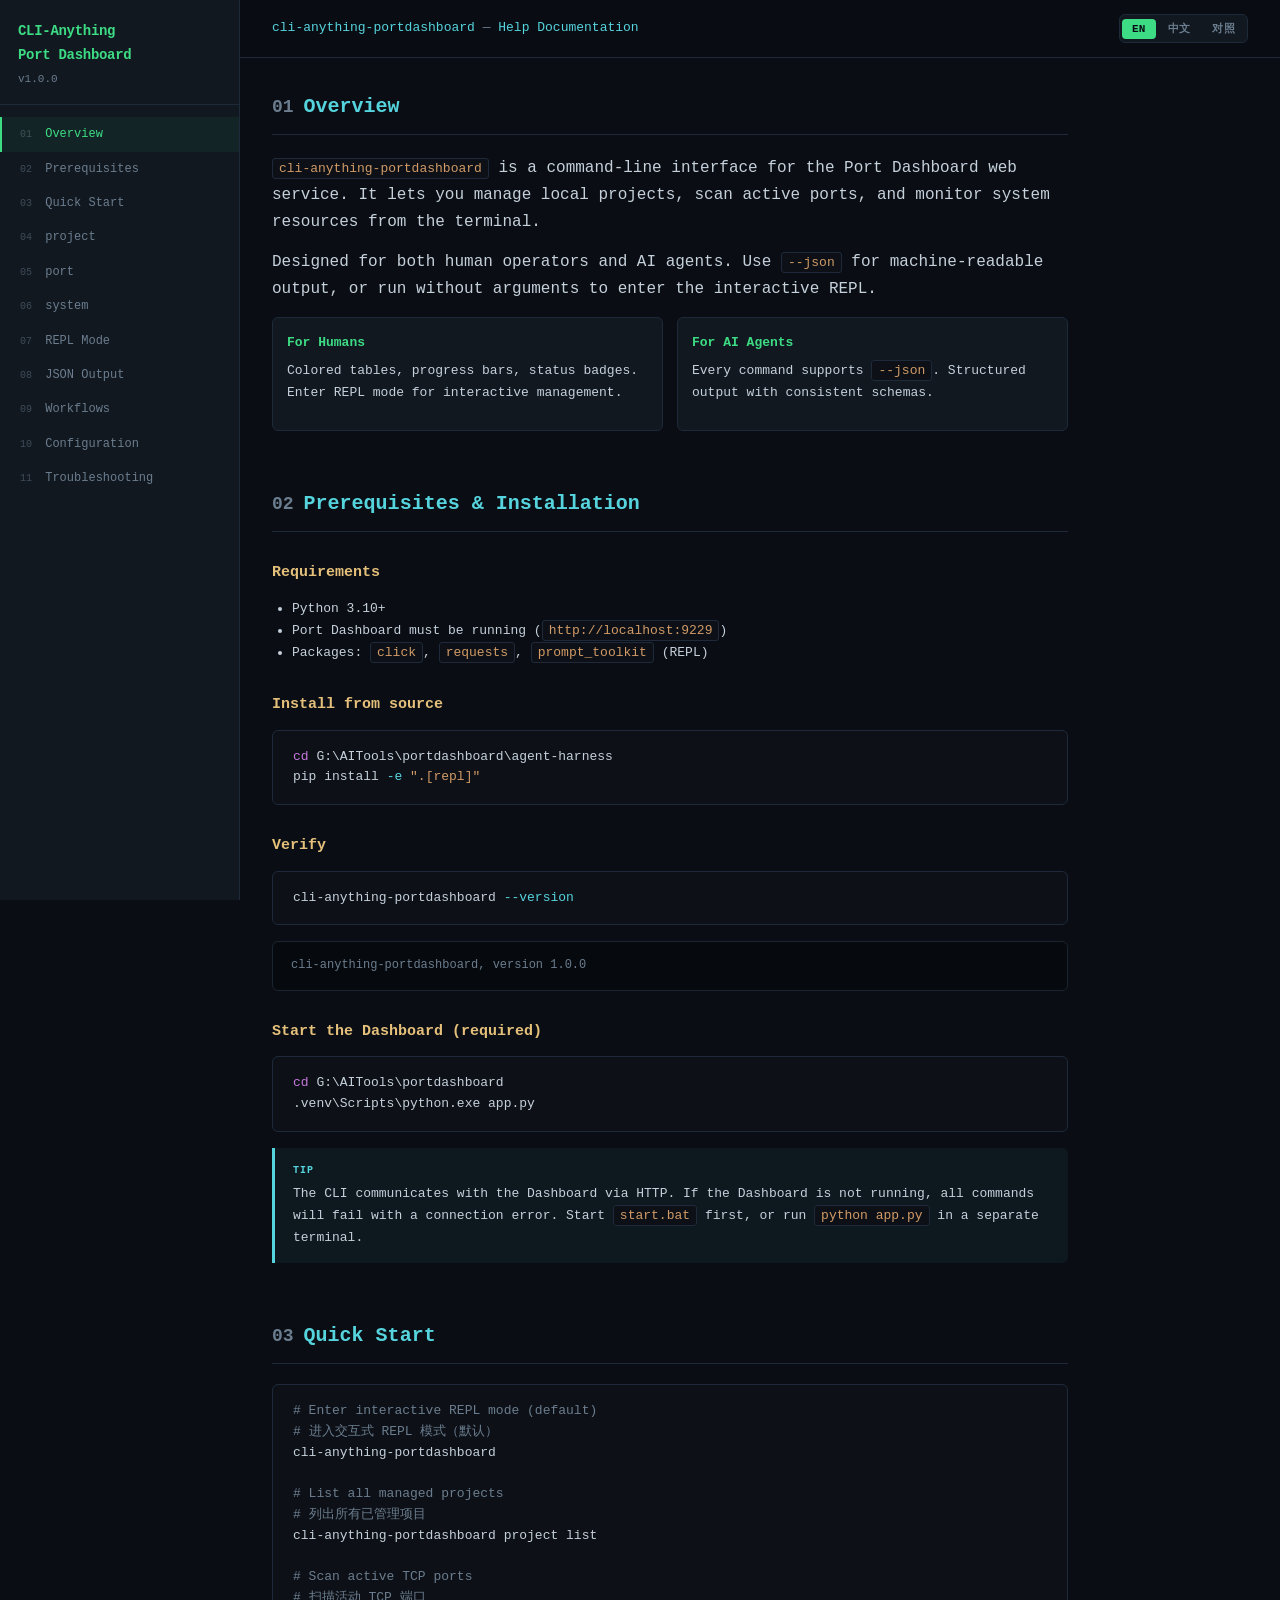
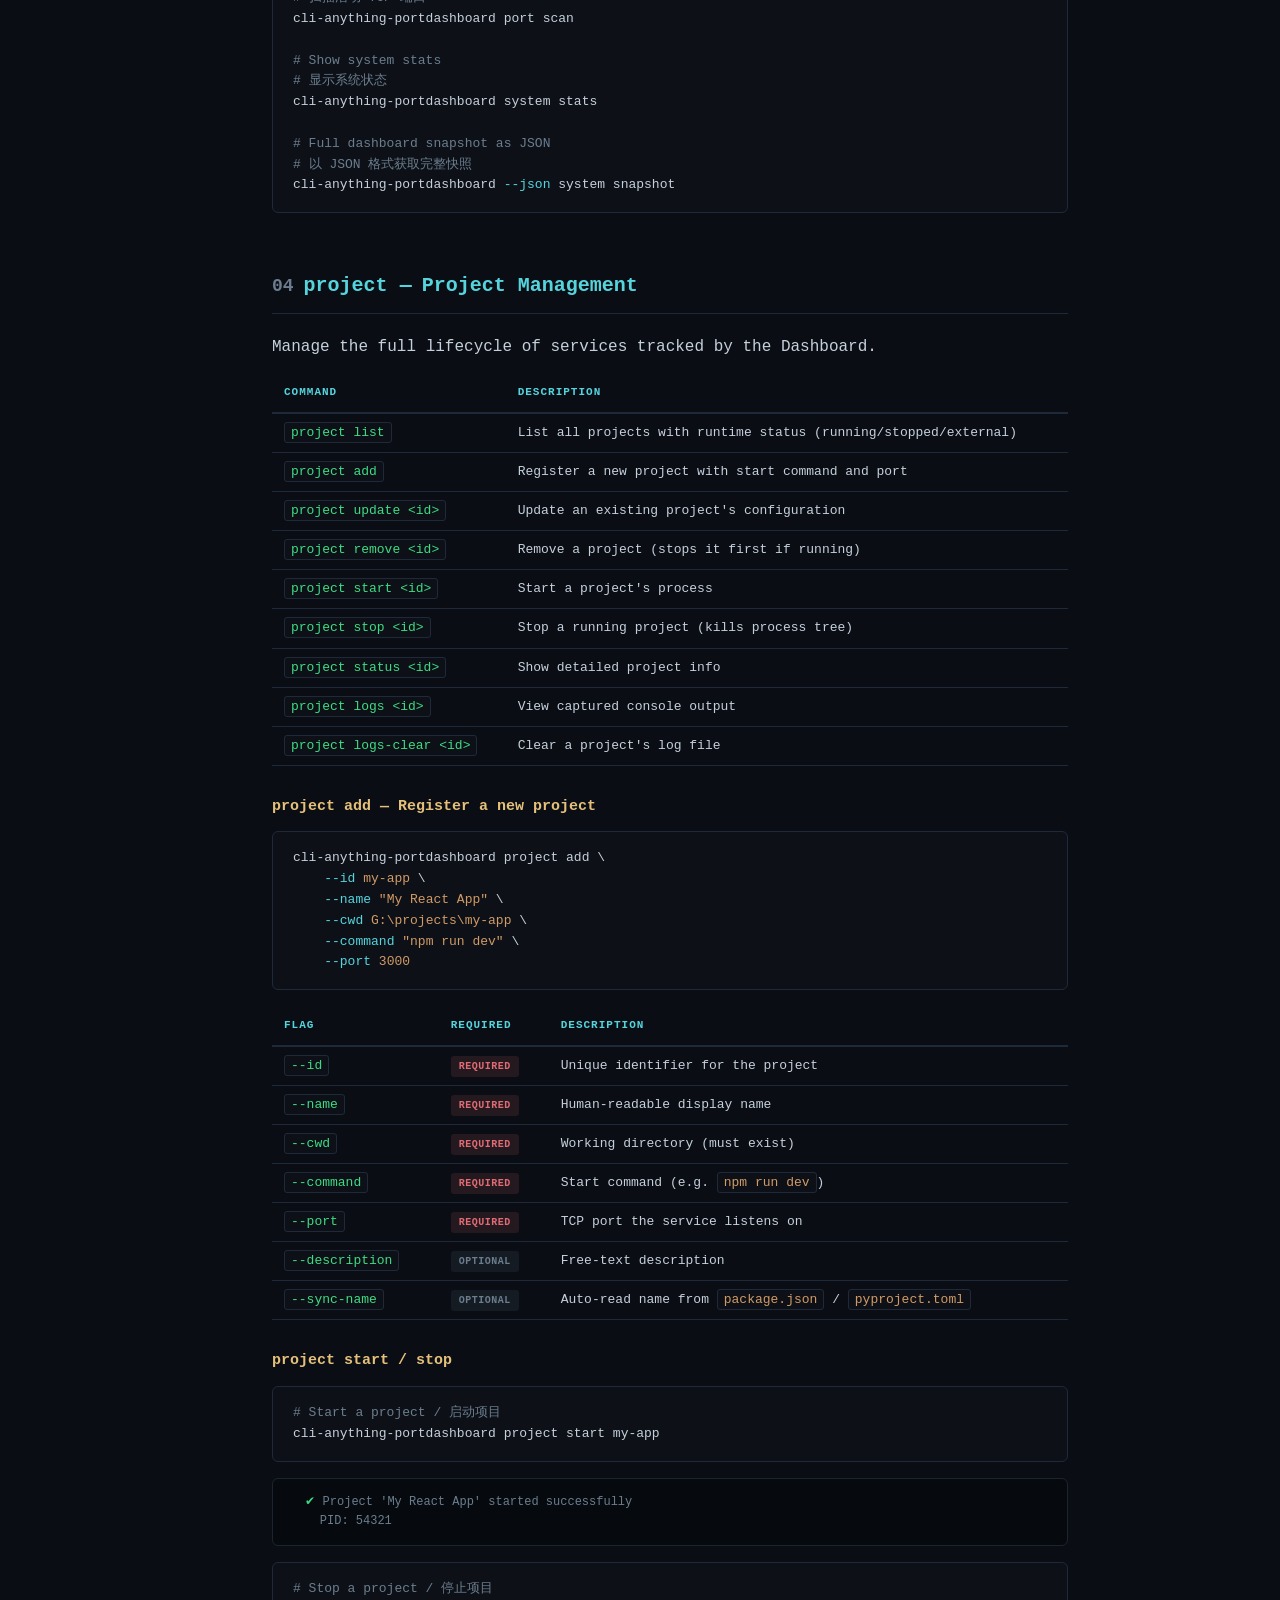
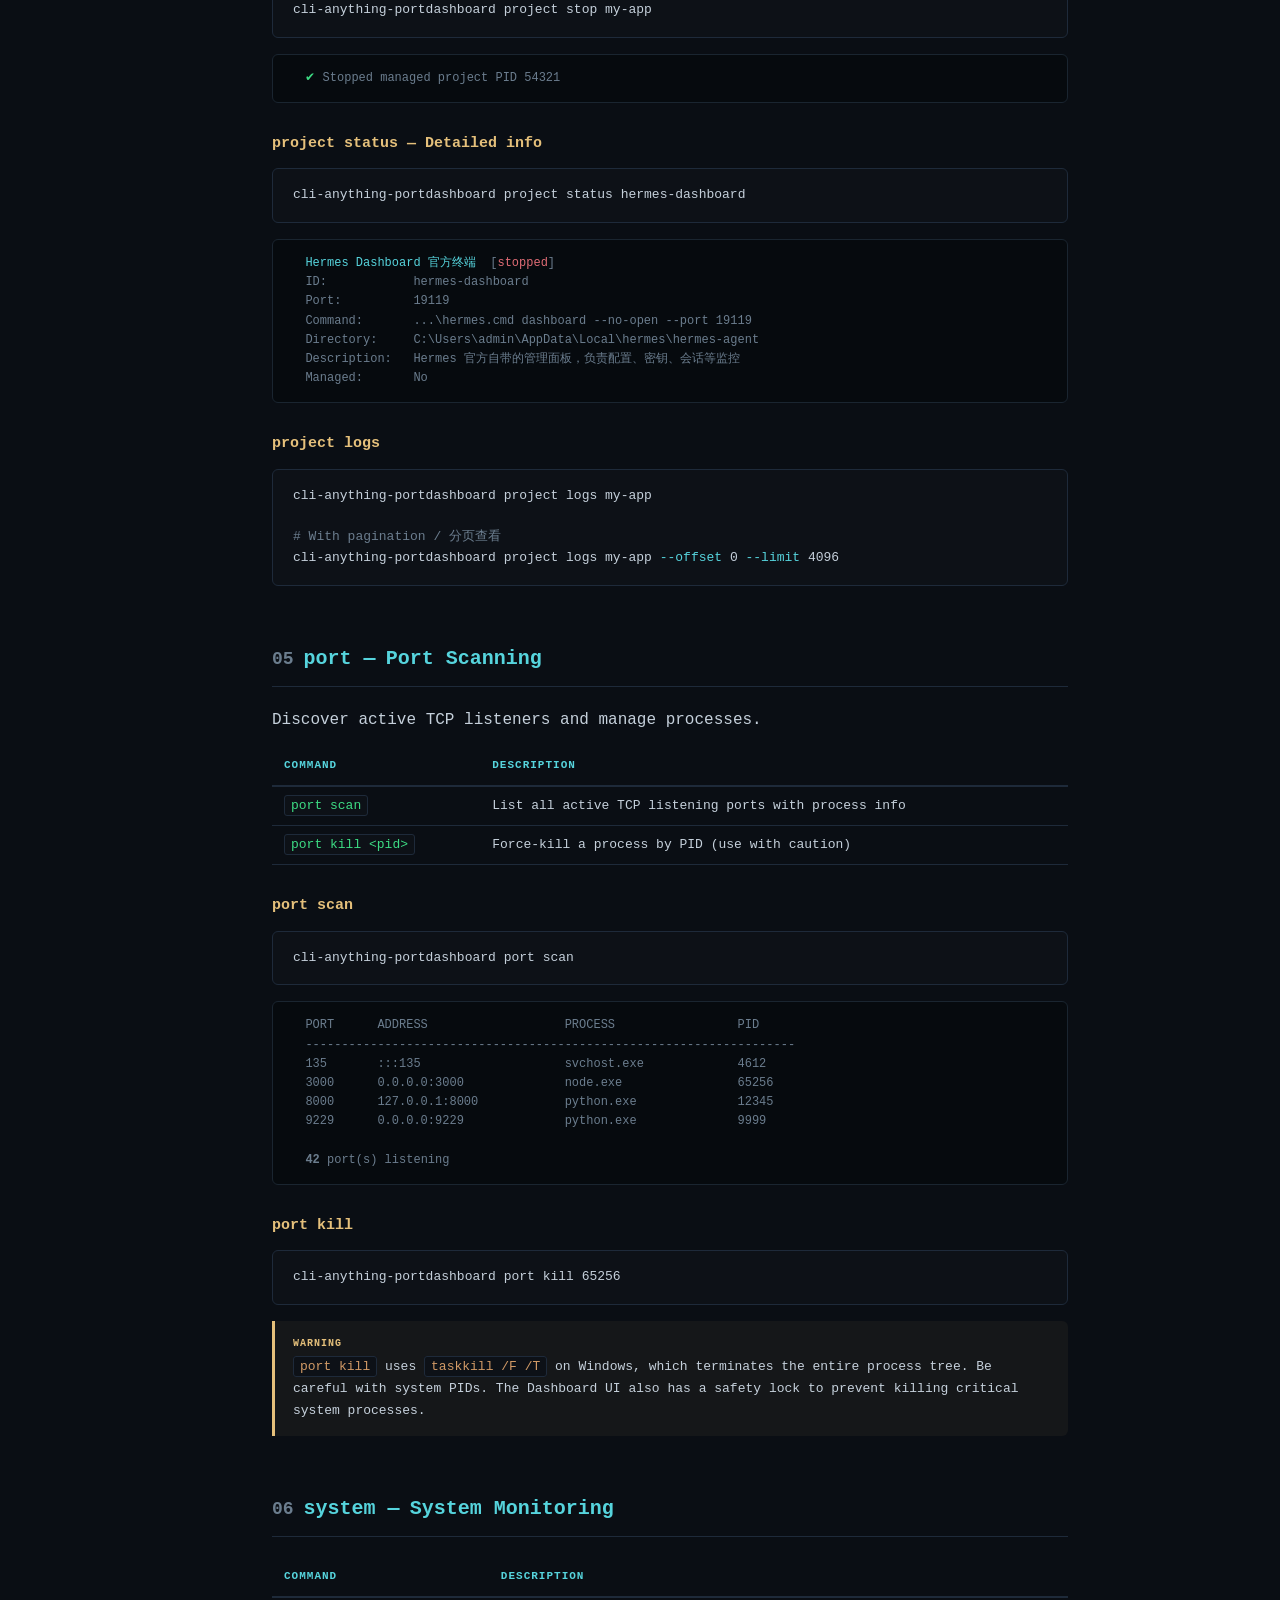
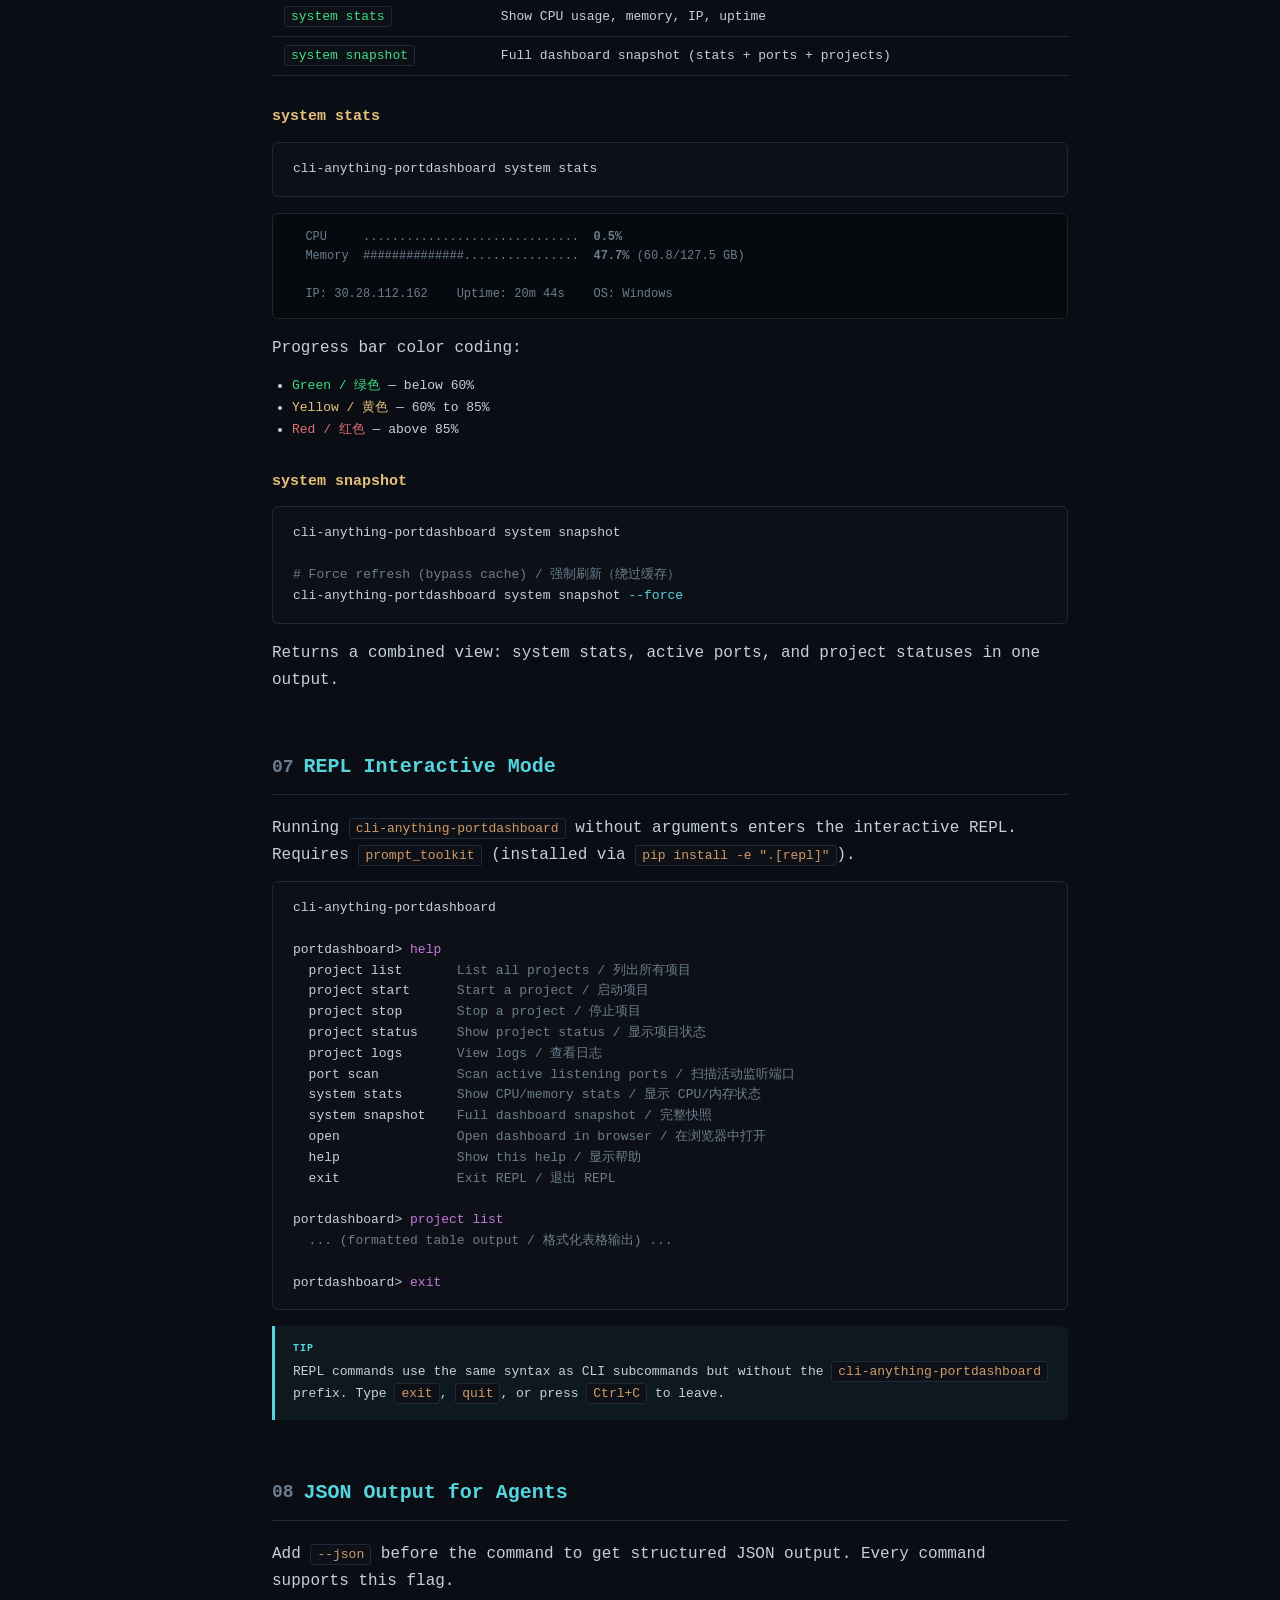
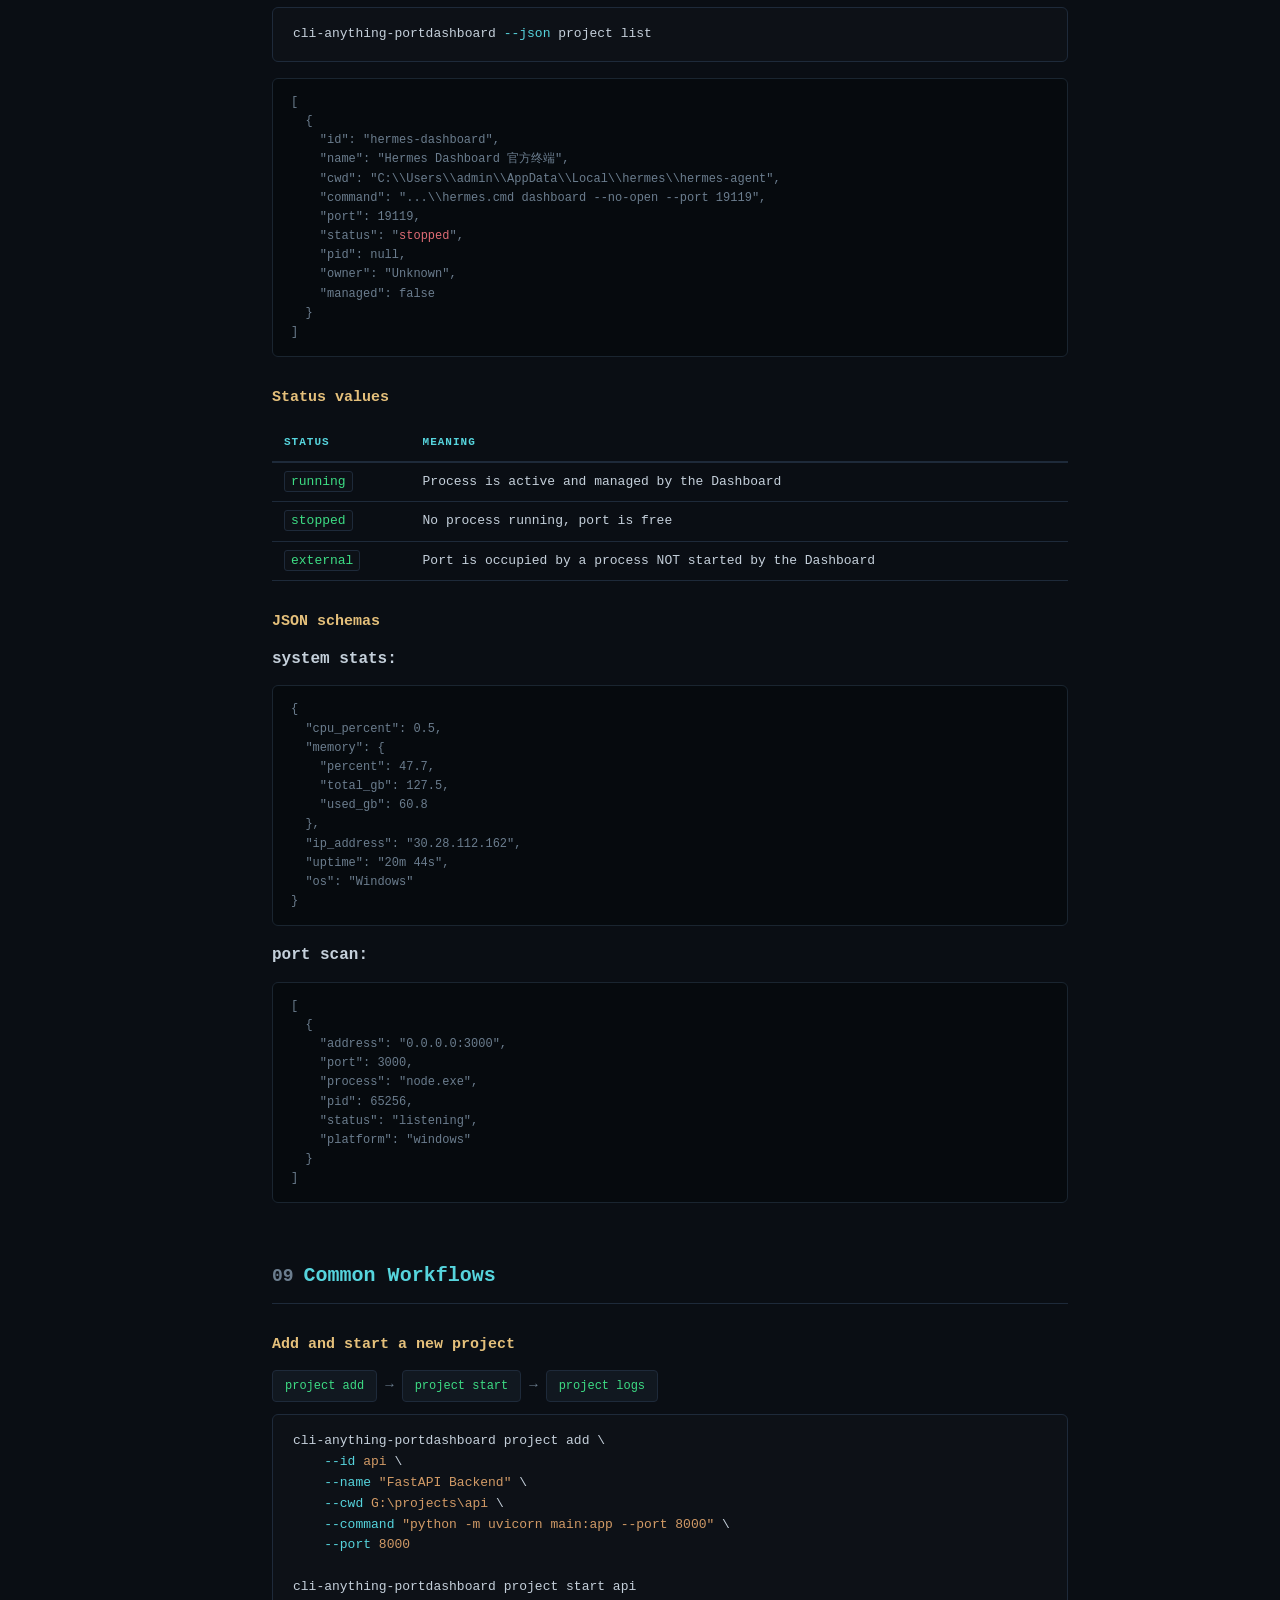
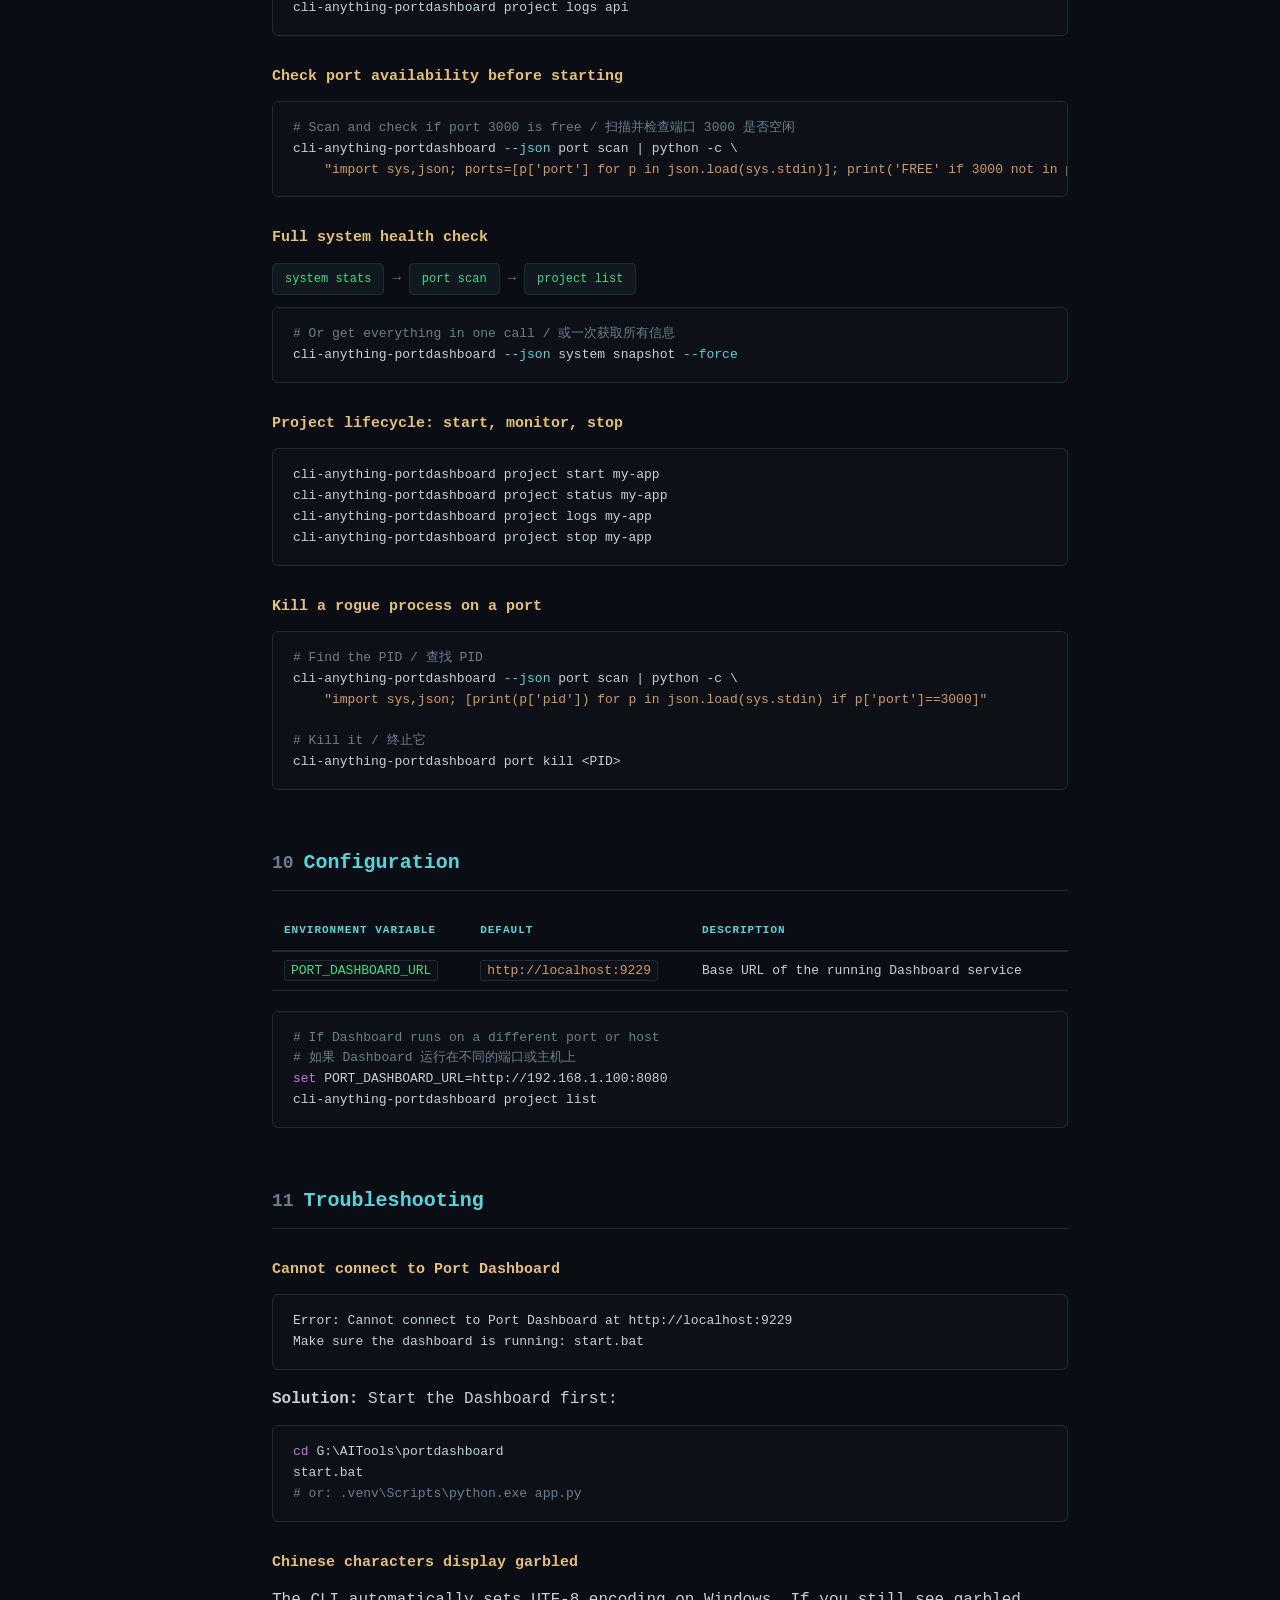
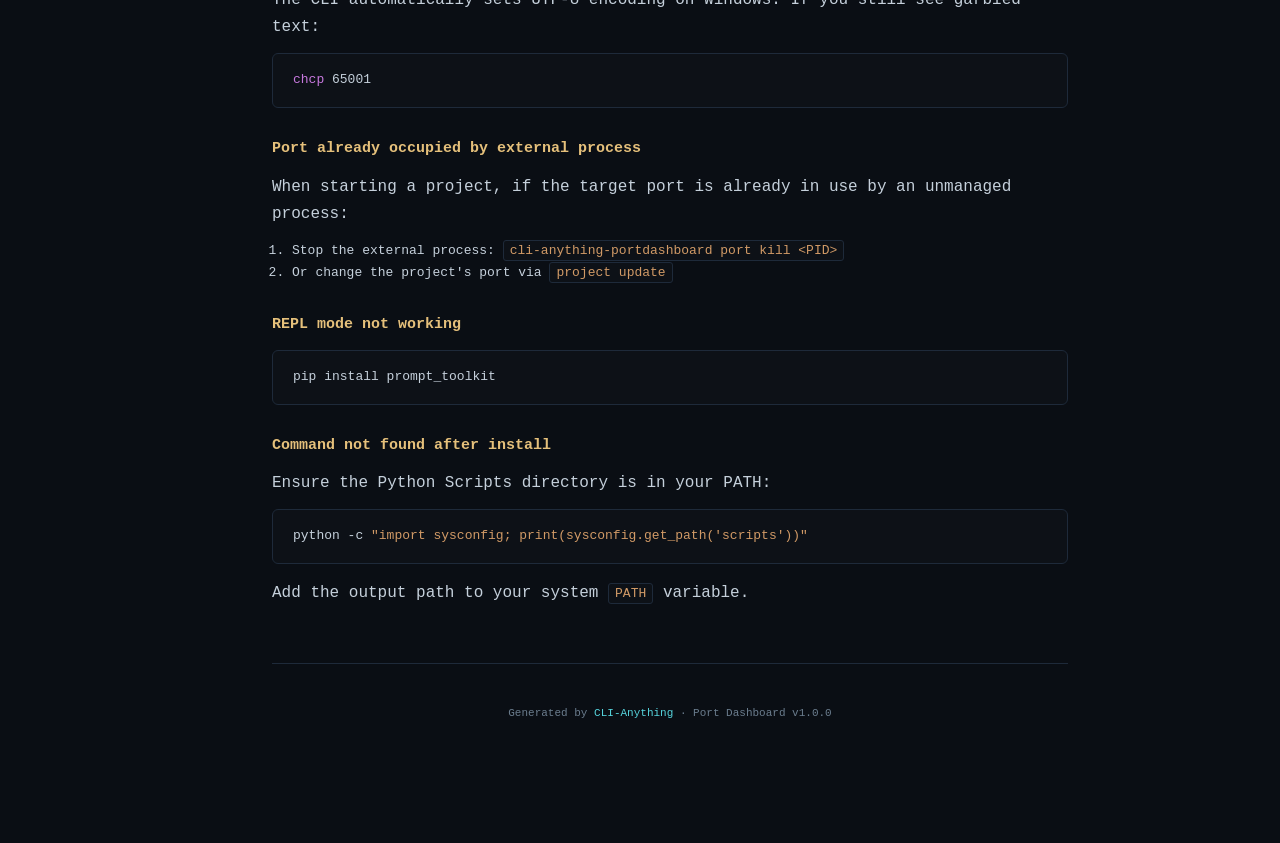
<file: agent-harness/CLI_HELP.html>
<!DOCTYPE html>
<html lang="en">
<head>
<meta charset="UTF-8">
<meta name="viewport" content="width=device-width, initial-scale=1.0">
<title>CLI-Anything Port Dashboard - Help</title>
<style>
  :root {
    --sidebar-w: 240px;
    --bg: #0a0e14;
    --surface: #111820;
    --border: #1e2a3a;
    --text: #c5d0db;
    --text-dim: #6b7d8e;
    --green: #3ddc84;
    --cyan: #56d4dd;
    --yellow: #e5c07b;
    --red: #e06c75;
    --orange: #d19a66;
    --purple: #c678dd;
    --blue: #61afef;
    --code-bg: #0d1117;
    --code-border: #1e2a3a;
  }
  * { margin: 0; padding: 0; box-sizing: border-box; }
  html { scroll-behavior: smooth; }
  body {
    font-family: "SF Mono","Cascadia Code","Fira Code","JetBrains Mono",Consolas,monospace;
    background: var(--bg);
    color: var(--text);
    line-height: 1.7;
  }

  /* ── Sidebar ─────────────────────────────────── */
  .sidebar {
    position: fixed;
    top: 0; left: 0;
    width: var(--sidebar-w);
    height: 100vh;
    background: var(--surface);
    border-right: 1px solid var(--border);
    display: flex;
    flex-direction: column;
    z-index: 100;
    overflow-y: auto;
  }
  .sidebar-brand {
    padding: 20px 18px 16px;
    border-bottom: 1px solid var(--border);
  }
  .sidebar-brand h1 {
    font-size: 14px;
    color: var(--green);
    font-weight: 700;
    letter-spacing: -0.3px;
  }
  .sidebar-brand .ver {
    font-size: 11px;
    color: var(--text-dim);
    margin-top: 2px;
  }
  .sidebar nav { padding: 12px 0; flex: 1; }
  .sidebar nav a {
    display: block;
    padding: 7px 18px;
    color: var(--text-dim);
    text-decoration: none;
    font-size: 12px;
    border-left: 2px solid transparent;
    transition: all .15s;
  }
  .sidebar nav a:hover {
    color: var(--text);
    background: rgba(61,220,132,.04);
  }
  .sidebar nav a.active {
    color: var(--green);
    border-left-color: var(--green);
    background: rgba(61,220,132,.06);
  }
  .sidebar nav a .num {
    color: var(--text-dim);
    margin-right: 6px;
    font-size: 10px;
    opacity: .5;
  }

  /* ── Mobile toggle ───────────────────────────── */
  .menu-btn {
    display: none;
    position: fixed;
    top: 12px; left: 12px;
    z-index: 200;
    width: 36px; height: 36px;
    background: var(--surface);
    border: 1px solid var(--border);
    border-radius: 6px;
    color: var(--green);
    font-size: 18px;
    cursor: pointer;
    align-items: center;
    justify-content: center;
  }

  /* ── Main ─────────────────────────────────────── */
  .main {
    margin-left: var(--sidebar-w);
    min-height: 100vh;
  }
  .topbar {
    position: sticky;
    top: 0;
    background: rgba(10,14,20,.92);
    backdrop-filter: blur(8px);
    border-bottom: 1px solid var(--border);
    padding: 14px 32px;
    display: flex;
    align-items: center;
    justify-content: space-between;
    z-index: 50;
  }
  .topbar .title { font-size: 13px; color: var(--text-dim); }
  .topbar .title span { color: var(--cyan); }

  .container {
    max-width: 860px;
    padding: 32px 32px 80px;
  }

  section { margin-bottom: 56px; scroll-margin-top: 60px; }

  h2 {
    font-size: 20px;
    color: var(--cyan);
    border-bottom: 1px solid var(--border);
    padding-bottom: 10px;
    margin-bottom: 20px;
    display: flex;
    align-items: center;
    gap: 10px;
  }
  h2 .icon { font-size: 18px; color: var(--text-dim); }
  h3 { font-size: 15px; color: var(--yellow); margin: 28px 0 12px; }
  p { margin-bottom: 12px; }

  code {
    background: var(--code-bg);
    border: 1px solid var(--code-border);
    padding: 2px 6px;
    border-radius: 3px;
    font-size: 13px;
    color: var(--orange);
  }

  pre {
    background: var(--code-bg);
    border: 1px solid var(--code-border);
    border-radius: 6px;
    padding: 16px 20px;
    margin: 12px 0 16px;
    overflow-x: auto;
    font-size: 13px;
    line-height: 1.6;
  }
  pre code { background: none; border: none; padding: 0; color: var(--text); }
  pre .comment { color: var(--text-dim); }
  pre .flag    { color: var(--cyan); }
  pre .string  { color: var(--orange); }
  pre .keyword { color: var(--purple); }

  .cmd-table {
    width: 100%;
    border-collapse: collapse;
    margin: 12px 0 20px;
    font-size: 13px;
  }
  .cmd-table th {
    text-align: left;
    color: var(--cyan);
    font-weight: 600;
    padding: 10px 12px;
    border-bottom: 2px solid var(--border);
    font-size: 11px;
    text-transform: uppercase;
    letter-spacing: 1px;
  }
  .cmd-table td {
    padding: 8px 12px;
    border-bottom: 1px solid var(--border);
    vertical-align: top;
  }
  .cmd-table tr:hover { background: rgba(61,220,132,.03); }
  .cmd-table td:first-child code { color: var(--green); white-space: nowrap; }

  .badge {
    display: inline-block;
    padding: 2px 8px;
    border-radius: 3px;
    font-size: 10px;
    font-weight: 700;
    text-transform: uppercase;
    letter-spacing: .5px;
  }
  .badge-required { background: rgba(224,108,117,.12); color: var(--red); }
  .badge-optional { background: rgba(107,125,142,.12); color: var(--text-dim); }

  .tip, .warning {
    padding: 14px 18px;
    border-radius: 0 6px 6px 0;
    margin: 16px 0;
    font-size: 13px;
  }
  .tip {
    background: rgba(86,212,221,.05);
    border-left: 3px solid var(--cyan);
  }
  .tip::before {
    color: var(--cyan);
    font-weight: 700;
    font-size: 10px;
    letter-spacing: 1px;
    display: block;
    margin-bottom: 4px;
  }
  body[data-lang="en"] .tip::before { content: "TIP"; }
  body[data-lang="zh"] .tip::before { content: "\63D0\793A"; }
  body[data-lang="compare"] .tip::before { content: "TIP / \63D0\793A"; }

  .warning {
    background: rgba(229,192,123,.05);
    border-left: 3px solid var(--yellow);
  }
  .warning::before {
    color: var(--yellow);
    font-weight: 700;
    font-size: 10px;
    letter-spacing: 1px;
    display: block;
    margin-bottom: 4px;
  }
  body[data-lang="en"] .warning::before { content: "WARNING"; }
  body[data-lang="zh"] .warning::before { content: "\8B66\544A"; }
  body[data-lang="compare"] .warning::before { content: "WARNING / \8B66\544A"; }

  .output-block {
    background: #060a0e;
    border: 1px solid #1a2530;
    border-radius: 6px;
    padding: 14px 18px;
    margin: 8px 0 16px;
    font-size: 12px;
    line-height: 1.6;
    color: var(--text-dim);
    white-space: pre;
    overflow-x: auto;
  }
  .output-block .green  { color: var(--green); }
  .output-block .cyan   { color: var(--cyan); }
  .output-block .yellow { color: var(--yellow); }
  .output-block .red    { color: var(--red); }

  .flow {
    display: flex;
    align-items: center;
    gap: 8px;
    margin: 12px 0;
    flex-wrap: wrap;
  }
  .flow-step {
    background: var(--surface);
    border: 1px solid var(--border);
    padding: 5px 12px;
    border-radius: 4px;
    font-size: 12px;
    color: var(--green);
  }
  .flow-arrow { color: var(--text-dim); font-size: 14px; }

  .two-col {
    display: grid;
    grid-template-columns: 1fr 1fr;
    gap: 14px;
    margin: 14px 0;
  }
  .two-col .card {
    background: var(--surface);
    border: 1px solid var(--border);
    border-radius: 6px;
    padding: 14px;
  }
  .two-col .card h4 { color: var(--green); font-size: 13px; margin-bottom: 6px; }

  .footer {
    text-align: center;
    padding: 40px 0;
    color: var(--text-dim);
    font-size: 11px;
    border-top: 1px solid var(--border);
  }
  .footer a { color: var(--cyan); text-decoration: none; }

  /* ── Language toggle ──────────────────────────── */
  .lang-toggle {
    display: flex;
    align-items: center;
    gap: 2px;
    background: var(--surface);
    border: 1px solid var(--border);
    border-radius: 6px;
    padding: 2px;
    flex-shrink: 0;
  }
  .lang-toggle button {
    background: none;
    border: none;
    color: var(--text-dim);
    font-family: inherit;
    font-size: 11px;
    font-weight: 600;
    padding: 4px 10px;
    border-radius: 4px;
    cursor: pointer;
    transition: all .15s;
    letter-spacing: .3px;
  }
  .lang-toggle button:hover { color: var(--text); }
  .lang-toggle button.active {
    background: var(--green);
    color: var(--bg);
  }

  /* ── Bilingual compare mode ───────────────────── */
  .zh-only { display: none; }

  body[data-lang="en"] .zh-only { display: none; }
  body[data-lang="zh"] .en-only { display: none; }
  body[data-lang="zh"] .zh-only { display: revert; }

  body[data-lang="compare"] .zh-only {
    display: block;
    border-left: 2px solid var(--cyan);
    padding-left: 12px;
    margin-top: 6px;
    opacity: .85;
    color: var(--cyan);
    font-style: italic;
  }
  body[data-lang="compare"] .zh-only.tip,
  body[data-lang="compare"] .zh-only.warning {
    display: block;
    padding: 14px 18px;
  }
  body[data-lang="compare"] .zh-only li {
    list-style: none;
    margin-left: 0;
    padding-left: 12px;
    border-left: 2px solid var(--cyan);
  }
  body[data-lang="compare"] .zh-only.two-col {
    display: grid;
  }
  body[data-lang="compare"] .zh-only.flow {
    display: flex;
  }
  body[data-lang="compare"] .zh-only.cmd-table {
    display: table;
  }
  body[data-lang="compare"] .zh-only.cmd-table tr {
    display: table-row;
  }
  body[data-lang="compare"] .zh-only.cmd-table td,
  body[data-lang="compare"] .zh-only.cmd-table th {
    display: table-cell;
  }

  /* ── Responsive ──────────────────────────────── */
  @media (max-width: 768px) {
    .sidebar { transform: translateX(-100%); transition: transform .2s; }
    .sidebar.open { transform: translateX(0); }
    .menu-btn { display: flex; }
    .main { margin-left: 0; }
    .container { padding: 24px 16px 60px; }
    .topbar { padding: 14px 16px 14px 56px; }
    .two-col { grid-template-columns: 1fr; }
    .overlay {
      display: none;
      position: fixed;
      inset: 0;
      background: rgba(0,0,0,.5);
      z-index: 90;
    }
    .overlay.show { display: block; }
  }
</style>
</head>
<body data-lang="en">

<button class="menu-btn" onclick="toggleSidebar()" aria-label="Menu">&#9776;</button>
<div class="overlay" onclick="toggleSidebar()"></div>

<!-- ── Sidebar ────────────────────────────────────────── -->
<aside class="sidebar" id="sidebar">
  <div class="sidebar-brand">
    <h1>CLI-Anything<br>Port Dashboard</h1>
    <div class="ver">v1.0.0</div>
  </div>
  <nav id="sidebar-nav">
    <a href="#overview"><span class="num">01</span> <span class="nav-label" data-en="Overview" data-zh="概览">Overview</span></a>
    <a href="#prerequisites"><span class="num">02</span> <span class="nav-label" data-en="Prerequisites" data-zh="前置条件">Prerequisites</span></a>
    <a href="#quickstart"><span class="num">03</span> <span class="nav-label" data-en="Quick Start" data-zh="快速开始">Quick Start</span></a>
    <a href="#project"><span class="num">04</span> <span class="nav-label" data-en="project" data-zh="project 项目管理">project</span></a>
    <a href="#port"><span class="num">05</span> <span class="nav-label" data-en="port" data-zh="port 端口扫描">port</span></a>
    <a href="#system"><span class="num">06</span> <span class="nav-label" data-en="system" data-zh="system 系统监控">system</span></a>
    <a href="#repl"><span class="num">07</span> <span class="nav-label" data-en="REPL Mode" data-zh="REPL 交互模式">REPL Mode</span></a>
    <a href="#json"><span class="num">08</span> <span class="nav-label" data-en="JSON Output" data-zh="JSON 输出">JSON Output</span></a>
    <a href="#workflows"><span class="num">09</span> <span class="nav-label" data-en="Workflows" data-zh="常用工作流">Workflows</span></a>
    <a href="#config"><span class="num">10</span> <span class="nav-label" data-en="Configuration" data-zh="配置">Configuration</span></a>
    <a href="#troubleshooting"><span class="num">11</span> <span class="nav-label" data-en="Troubleshooting" data-zh="故障排查">Troubleshooting</span></a>
  </nav>
</aside>

<!-- ── Main ───────────────────────────────────────────── -->
<div class="main">
  <div class="topbar">
    <div class="title"><span>cli-anything-portdashboard</span> &mdash; <span class="t" data-en="Help Documentation" data-zh="帮助文档">Help Documentation</span></div>
    <div style="display:flex;align-items:center;gap:12px">
      <div class="lang-toggle">
        <button class="active" onclick="setLang('en', this)">EN</button>
        <button onclick="setLang('zh', this)">中文</button>
        <button onclick="setLang('compare', this)">对照</button>
      </div>
    </div>
  </div>

  <div class="container">

    <!-- 1 -->
    <section id="overview">
      <h2><span class="icon">01</span> <span class="t" data-en="Overview" data-zh="概览">Overview</span></h2>
      <p class="t" data-en='<code>cli-anything-portdashboard</code> is a command-line interface for the Port Dashboard web service. It lets you manage local projects, scan active ports, and monitor system resources from the terminal.' data-zh='<code>cli-anything-portdashboard</code> 是 Port Dashboard Web 服务的命令行界面。它让你可以从终端管理本地项目、扫描活动端口和监控系统资源。'><code>cli-anything-portdashboard</code> is a command-line interface for the Port Dashboard web service. It lets you manage local projects, scan active ports, and monitor system resources from the terminal.</p>
      <p class="t" data-en='Designed for both human operators and AI agents. Use <code>--json</code> for machine-readable output, or run without arguments to enter the interactive REPL.' data-zh='专为人类操作员和 AI 智能体设计。使用 <code>--json</code> 获取机器可读输出，或无参数运行进入交互式 REPL。'>Designed for both human operators and AI agents. Use <code>--json</code> for machine-readable output, or run without arguments to enter the interactive REPL.</p>
      <div class="two-col">
        <div class="card">
          <h4 class="t" data-en="For Humans" data-zh="面向人类">For Humans</h4>
          <p style="font-size:13px" class="t" data-en="Colored tables, progress bars, status badges. Enter REPL mode for interactive management." data-zh="彩色表格、进度条、状态徽章。进入 REPL 模式进行交互式管理。">Colored tables, progress bars, status badges. Enter REPL mode for interactive management.</p>
        </div>
        <div class="card">
          <h4 class="t" data-en="For AI Agents" data-zh="面向 AI 智能体">For AI Agents</h4>
          <p style="font-size:13px" class="t" data-en='Every command supports <code>--json</code>. Structured output with consistent schemas.' data-zh='每个命令都支持 <code>--json</code>。结构化输出，模式一致。'>Every command supports <code>--json</code>. Structured output with consistent schemas.</p>
        </div>
      </div>
    </section>

    <!-- 2 -->
    <section id="prerequisites">
      <h2><span class="icon">02</span> <span class="t" data-en="Prerequisites &amp; Installation" data-zh="前置条件与安装">Prerequisites &amp; Installation</span></h2>
      <h3 class="t" data-en="Requirements" data-zh="运行要求">Requirements</h3>
      <ul style="margin-left:20px; margin-bottom:16px; font-size:13px">
        <li class="t" data-en="Python 3.10+" data-zh="Python 3.10+">Python 3.10+</li>
        <li class="t" data-en='Port Dashboard must be running (<code>http://localhost:9229</code>)' data-zh='Port Dashboard 必须已运行（<code>http://localhost:9229</code>）'>Port Dashboard must be running (<code>http://localhost:9229</code>)</li>
        <li class="t" data-en='Packages: <code>click</code>, <code>requests</code>, <code>prompt_toolkit</code> (REPL)' data-zh='依赖包：<code>click</code>、<code>requests</code>、<code>prompt_toolkit</code>（REPL）'>Packages: <code>click</code>, <code>requests</code>, <code>prompt_toolkit</code> (REPL)</li>
      </ul>
      <h3 class="t" data-en="Install from source" data-zh="从源码安装">Install from source</h3>
      <pre><code><span class="keyword">cd</span> G:\AITools\portdashboard\agent-harness
pip install <span class="flag">-e</span> <span class="string">".[repl]"</span></code></pre>
      <h3 class="t" data-en="Verify" data-zh="验证安装">Verify</h3>
      <pre><code>cli-anything-portdashboard <span class="flag">--version</span></code></pre>
      <div class="output-block">cli-anything-portdashboard, version 1.0.0</div>
      <h3 class="t" data-en="Start the Dashboard (required)" data-zh="启动 Dashboard（必须）">Start the Dashboard (required)</h3>
      <pre><code><span class="keyword">cd</span> G:\AITools\portdashboard
.venv\Scripts\python.exe app.py</code></pre>
      <div class="tip">
        <span class="t" data-en='The CLI communicates with the Dashboard via HTTP. If the Dashboard is not running, all commands will fail with a connection error. Start <code>start.bat</code> first, or run <code>python app.py</code> in a separate terminal.' data-zh='CLI 通过 HTTP 与 Dashboard 通信。如果 Dashboard 未运行，所有命令都会因连接错误而失败。请先运行 <code>start.bat</code>，或在单独终端中运行 <code>python app.py</code>。'>The CLI communicates with the Dashboard via HTTP. If the Dashboard is not running, all commands will fail with a connection error. Start <code>start.bat</code> first, or run <code>python app.py</code> in a separate terminal.</span>
      </div>
    </section>

    <!-- 3 -->
    <section id="quickstart">
      <h2><span class="icon">03</span> <span class="t" data-en="Quick Start" data-zh="快速开始">Quick Start</span></h2>
      <pre><code><span class="comment"># Enter interactive REPL mode (default)</span>
<span class="comment"># 进入交互式 REPL 模式（默认）</span>
cli-anything-portdashboard

<span class="comment"># List all managed projects</span>
<span class="comment"># 列出所有已管理项目</span>
cli-anything-portdashboard project list

<span class="comment"># Scan active TCP ports</span>
<span class="comment"># 扫描活动 TCP 端口</span>
cli-anything-portdashboard port scan

<span class="comment"># Show system stats</span>
<span class="comment"># 显示系统状态</span>
cli-anything-portdashboard system stats

<span class="comment"># Full dashboard snapshot as JSON</span>
<span class="comment"># 以 JSON 格式获取完整快照</span>
cli-anything-portdashboard <span class="flag">--json</span> system snapshot</code></pre>
    </section>

    <!-- 4 -->
    <section id="project">
      <h2><span class="icon">04</span> project &mdash; <span class="t" data-en="Project Management" data-zh="项目管理">Project Management</span></h2>
      <p class="t" data-en="Manage the full lifecycle of services tracked by the Dashboard." data-zh="管理 Dashboard 跟踪的服务的完整生命周期。">Manage the full lifecycle of services tracked by the Dashboard.</p>
      <table class="cmd-table">
        <thead><tr>
          <th class="t" data-en="Command" data-zh="命令">Command</th>
          <th class="t" data-en="Description" data-zh="说明">Description</th>
        </tr></thead>
        <tbody>
          <tr><td><code>project list</code></td>
            <td><span class="t" data-en="List all projects with runtime status (running/stopped/external)" data-zh="列出所有项目及其运行状态（running/stopped/external）">List all projects with runtime status (running/stopped/external)</span></td></tr>
          <tr><td><code>project add</code></td>
            <td><span class="t" data-en="Register a new project with start command and port" data-zh="注册新项目，指定启动命令和端口">Register a new project with start command and port</span></td></tr>
          <tr><td><code>project update &lt;id&gt;</code></td>
            <td><span class="t" data-en="Update an existing project's configuration" data-zh="更新已有项目的配置">Update an existing project's configuration</span></td></tr>
          <tr><td><code>project remove &lt;id&gt;</code></td>
            <td><span class="t" data-en="Remove a project (stops it first if running)" data-zh="移除项目（如正在运行则先停止）">Remove a project (stops it first if running)</span></td></tr>
          <tr><td><code>project start &lt;id&gt;</code></td>
            <td><span class="t" data-en="Start a project's process" data-zh="启动项目进程">Start a project's process</span></td></tr>
          <tr><td><code>project stop &lt;id&gt;</code></td>
            <td><span class="t" data-en="Stop a running project (kills process tree)" data-zh="停止运行中的项目（终止进程树）">Stop a running project (kills process tree)</span></td></tr>
          <tr><td><code>project status &lt;id&gt;</code></td>
            <td><span class="t" data-en="Show detailed project info" data-zh="显示项目详细信息">Show detailed project info</span></td></tr>
          <tr><td><code>project logs &lt;id&gt;</code></td>
            <td><span class="t" data-en="View captured console output" data-zh="查看捕获的控制台输出">View captured console output</span></td></tr>
          <tr><td><code>project logs-clear &lt;id&gt;</code></td>
            <td><span class="t" data-en="Clear a project's log file" data-zh="清除项目日志文件">Clear a project's log file</span></td></tr>
        </tbody>
      </table>

      <h3>project add &mdash; <span class="t" data-en="Register a new project" data-zh="注册新项目">Register a new project</span></h3>
      <pre><code>cli-anything-portdashboard project add \
    <span class="flag">--id</span> <span class="string">my-app</span> \
    <span class="flag">--name</span> <span class="string">"My React App"</span> \
    <span class="flag">--cwd</span> <span class="string">G:\projects\my-app</span> \
    <span class="flag">--command</span> <span class="string">"npm run dev"</span> \
    <span class="flag">--port</span> <span class="string">3000</span></code></pre>
      <table class="cmd-table">
        <thead><tr>
          <th class="t" data-en="Flag" data-zh="参数">Flag</th>
          <th class="t" data-en="Required" data-zh="必填">Required</th>
          <th class="t" data-en="Description" data-zh="说明">Description</th>
        </tr></thead>
        <tbody>
          <tr><td><code>--id</code></td><td><span class="badge badge-required t" data-en="Required" data-zh="必填">Required</span></td><td class="t" data-en="Unique identifier for the project" data-zh="项目的唯一标识符">Unique identifier for the project</td></tr>
          <tr><td><code>--name</code></td><td><span class="badge badge-required t" data-en="Required" data-zh="必填">Required</span></td><td class="t" data-en="Human-readable display name" data-zh="人类可读的显示名称">Human-readable display name</td></tr>
          <tr><td><code>--cwd</code></td><td><span class="badge badge-required t" data-en="Required" data-zh="必填">Required</span></td><td class="t" data-en="Working directory (must exist)" data-zh="工作目录（必须存在）">Working directory (must exist)</td></tr>
          <tr><td><code>--command</code></td><td><span class="badge badge-required t" data-en="Required" data-zh="必填">Required</span></td><td class="t" data-en='Start command (e.g. <code>npm run dev</code>)' data-zh='启动命令（如 <code>npm run dev</code>）'>Start command (e.g. <code>npm run dev</code>)</td></tr>
          <tr><td><code>--port</code></td><td><span class="badge badge-required t" data-en="Required" data-zh="必填">Required</span></td><td class="t" data-en="TCP port the service listens on" data-zh="服务监听的 TCP 端口">TCP port the service listens on</td></tr>
          <tr><td><code>--description</code></td><td><span class="badge badge-optional t" data-en="Optional" data-zh="可选">Optional</span></td><td class="t" data-en="Free-text description" data-zh="自由文本描述">Free-text description</td></tr>
          <tr><td><code>--sync-name</code></td><td><span class="badge badge-optional t" data-en="Optional" data-zh="可选">Optional</span></td><td class="t" data-en='Auto-read name from <code>package.json</code> / <code>pyproject.toml</code>' data-zh='从 <code>package.json</code> / <code>pyproject.toml</code> 自动读取名称'>Auto-read name from <code>package.json</code> / <code>pyproject.toml</code></td></tr>
        </tbody>
      </table>

      <h3>project start / stop</h3>
      <pre><code><span class="comment"># Start a project / 启动项目</span>
cli-anything-portdashboard project start my-app</code></pre>
      <div class="output-block">  <span class="green">&#x2714;</span> Project 'My React App' started successfully
    PID: 54321</div>
      <pre><code><span class="comment"># Stop a project / 停止项目</span>
cli-anything-portdashboard project stop my-app</code></pre>
      <div class="output-block">  <span class="green">&#x2714;</span> Stopped managed project PID 54321</div>

      <h3>project status &mdash; <span class="t" data-en="Detailed info" data-zh="详细信息">Detailed info</span></h3>
      <pre><code>cli-anything-portdashboard project status hermes-dashboard</code></pre>
      <div class="output-block">  <span class="cyan">Hermes Dashboard 官方终端</span>  [<span class="red">stopped</span>]
  ID:            hermes-dashboard
  Port:          19119
  Command:       ...\hermes.cmd dashboard --no-open --port 19119
  Directory:     C:\Users\admin\AppData\Local\hermes\hermes-agent
  Description:   Hermes 官方自带的管理面板，负责配置、密钥、会话等监控
  Managed:       No</div>

      <h3>project logs</h3>
      <pre><code>cli-anything-portdashboard project logs my-app

<span class="comment"># With pagination / 分页查看</span>
cli-anything-portdashboard project logs my-app <span class="flag">--offset</span> 0 <span class="flag">--limit</span> 4096</code></pre>
    </section>

    <!-- 5 -->
    <section id="port">
      <h2><span class="icon">05</span> port &mdash; <span class="t" data-en="Port Scanning" data-zh="端口扫描">Port Scanning</span></h2>
      <p class="t" data-en="Discover active TCP listeners and manage processes." data-zh="发现活动的 TCP 监听器并管理进程。">Discover active TCP listeners and manage processes.</p>
      <table class="cmd-table">
        <thead><tr>
          <th class="t" data-en="Command" data-zh="命令">Command</th>
          <th class="t" data-en="Description" data-zh="说明">Description</th>
        </tr></thead>
        <tbody>
          <tr><td><code>port scan</code></td>
            <td><span class="t" data-en="List all active TCP listening ports with process info" data-zh="列出所有活动 TCP 监听端口及进程信息">List all active TCP listening ports with process info</span></td></tr>
          <tr><td><code>port kill &lt;pid&gt;</code></td>
            <td><span class="t" data-en="Force-kill a process by PID (use with caution)" data-zh="通过 PID 强制终止进程（谨慎使用）">Force-kill a process by PID (use with caution)</span></td></tr>
        </tbody>
      </table>
      <h3>port scan</h3>
      <pre><code>cli-anything-portdashboard port scan</code></pre>
      <div class="output-block">  PORT      ADDRESS                   PROCESS                 PID
  --------------------------------------------------------------------
  135       :::135                    svchost.exe             4612
  3000      0.0.0.0:3000              node.exe                65256
  8000      127.0.0.1:8000            python.exe              12345
  9229      0.0.0.0:9229              python.exe              9999

  <b>42</b> port(s) listening</div>

      <h3>port kill</h3>
      <pre><code>cli-anything-portdashboard port kill 65256</code></pre>
      <div class="warning">
        <span class="t" data-en='<code>port kill</code> uses <code>taskkill /F /T</code> on Windows, which terminates the entire process tree. Be careful with system PIDs. The Dashboard UI also has a safety lock to prevent killing critical system processes.' data-zh='<code>port kill</code> 在 Windows 上使用 <code>taskkill /F /T</code>，会终止整个进程树。对系统 PID 要小心。Dashboard UI 还有安全锁以防止终止关键系统进程。'><code>port kill</code> uses <code>taskkill /F /T</code> on Windows, which terminates the entire process tree. Be careful with system PIDs. The Dashboard UI also has a safety lock to prevent killing critical system processes.</span>
      </div>
    </section>

    <!-- 6 -->
    <section id="system">
      <h2><span class="icon">06</span> system &mdash; <span class="t" data-en="System Monitoring" data-zh="系统监控">System Monitoring</span></h2>
      <table class="cmd-table">
        <thead><tr>
          <th class="t" data-en="Command" data-zh="命令">Command</th>
          <th class="t" data-en="Description" data-zh="说明">Description</th>
        </tr></thead>
        <tbody>
          <tr><td><code>system stats</code></td>
            <td><span class="t" data-en="Show CPU usage, memory, IP, uptime" data-zh="显示 CPU 使用率、内存、IP、运行时间">Show CPU usage, memory, IP, uptime</span></td></tr>
          <tr><td><code>system snapshot</code></td>
            <td><span class="t" data-en="Full dashboard snapshot (stats + ports + projects)" data-zh="完整快照（状态 + 端口 + 项目）">Full dashboard snapshot (stats + ports + projects)</span></td></tr>
        </tbody>
      </table>
      <h3>system stats</h3>
      <pre><code>cli-anything-portdashboard system stats</code></pre>
      <div class="output-block">  CPU     ..............................  <b>0.5%</b>
  Memory  ##############................  <b>47.7%</b> (60.8/127.5 GB)

  IP: 30.28.112.162    Uptime: 20m 44s    OS: Windows</div>
      <p class="t" data-en="Progress bar color coding:" data-zh="进度条颜色编码：">Progress bar color coding:</p>
      <ul style="margin-left:20px; font-size:13px; margin-bottom:16px">
        <li><span style="color:var(--green)">Green / 绿色</span> &mdash; <span class="t" data-en="below 60%" data-zh="低于 60%">below 60%</span></li>
        <li><span style="color:var(--yellow)">Yellow / 黄色</span> &mdash; <span class="t" data-en="60% to 85%" data-zh="60% 到 85%">60% to 85%</span></li>
        <li><span style="color:var(--red)">Red / 红色</span> &mdash; <span class="t" data-en="above 85%" data-zh="高于 85%">above 85%</span></li>
      </ul>
      <h3>system snapshot</h3>
      <pre><code>cli-anything-portdashboard system snapshot

<span class="comment"># Force refresh (bypass cache) / 强制刷新（绕过缓存）</span>
cli-anything-portdashboard system snapshot <span class="flag">--force</span></code></pre>
      <p class="t" data-en="Returns a combined view: system stats, active ports, and project statuses in one output." data-zh="返回组合视图：系统状态、活动端口和项目状态合并在一个输出中。">Returns a combined view: system stats, active ports, and project statuses in one output.</p>
    </section>

    <!-- 7 -->
    <section id="repl">
      <h2><span class="icon">07</span> <span class="t" data-en="REPL Interactive Mode" data-zh="REPL 交互模式">REPL Interactive Mode</span></h2>
      <p class="t" data-en='Running <code>cli-anything-portdashboard</code> without arguments enters the interactive REPL. Requires <code>prompt_toolkit</code> (installed via <code>pip install -e ".[repl]"</code>).' data-zh='无参数运行 <code>cli-anything-portdashboard</code> 将进入交互式 REPL。需要 <code>prompt_toolkit</code>（通过 <code>pip install -e ".[repl]"</code> 安装）。'>Running <code>cli-anything-portdashboard</code> without arguments enters the interactive REPL. Requires <code>prompt_toolkit</code> (installed via <code>pip install -e ".[repl]"</code>).</p>
      <pre><code>cli-anything-portdashboard

portdashboard&gt; <span class="keyword">help</span>
  project list       <span class="comment">List all projects / 列出所有项目</span>
  project start      <span class="comment">Start a project / 启动项目</span>
  project stop       <span class="comment">Stop a project / 停止项目</span>
  project status     <span class="comment">Show project status / 显示项目状态</span>
  project logs       <span class="comment">View logs / 查看日志</span>
  port scan          <span class="comment">Scan active listening ports / 扫描活动监听端口</span>
  system stats       <span class="comment">Show CPU/memory stats / 显示 CPU/内存状态</span>
  system snapshot    <span class="comment">Full dashboard snapshot / 完整快照</span>
  open               <span class="comment">Open dashboard in browser / 在浏览器中打开</span>
  help               <span class="comment">Show this help / 显示帮助</span>
  exit               <span class="comment">Exit REPL / 退出 REPL</span>

portdashboard&gt; <span class="keyword">project list</span>
<span class="comment">  ... (formatted table output / 格式化表格输出) ...</span>

portdashboard&gt; <span class="keyword">exit</span></code></pre>
      <div class="tip">
        <span class="t" data-en='REPL commands use the same syntax as CLI subcommands but without the <code>cli-anything-portdashboard</code> prefix. Type <code>exit</code>, <code>quit</code>, or press <code>Ctrl+C</code> to leave.' data-zh='REPL 命令与 CLI 子命令语法相同，但无需 <code>cli-anything-portdashboard</code> 前缀。输入 <code>exit</code>、<code>quit</code> 或按 <code>Ctrl+C</code> 退出。'>REPL commands use the same syntax as CLI subcommands but without the <code>cli-anything-portdashboard</code> prefix. Type <code>exit</code>, <code>quit</code>, or press <code>Ctrl+C</code> to leave.</span>
      </div>
    </section>

    <!-- 8 -->
    <section id="json">
      <h2><span class="icon">08</span> <span class="t" data-en="JSON Output for Agents" data-zh="面向智能体的 JSON 输出">JSON Output for Agents</span></h2>
      <p class="t" data-en='Add <code>--json</code> before the command to get structured JSON output. Every command supports this flag.' data-zh='在命令前添加 <code>--json</code> 获取结构化 JSON 输出。每个命令都支持此参数。'>Add <code>--json</code> before the command to get structured JSON output. Every command supports this flag.</p>
      <pre><code>cli-anything-portdashboard <span class="flag">--json</span> project list</code></pre>
      <div class="output-block">[
  {
    "id": "hermes-dashboard",
    "name": "Hermes Dashboard 官方终端",
    "cwd": "C:\\Users\\admin\\AppData\\Local\\hermes\\hermes-agent",
    "command": "...\\hermes.cmd dashboard --no-open --port 19119",
    "port": 19119,
    "status": "<span class="red">stopped</span>",
    "pid": null,
    "owner": "Unknown",
    "managed": false
  }
]</div>
      <h3 class="t" data-en="Status values" data-zh="状态值">Status values</h3>
      <table class="cmd-table">
        <thead><tr>
          <th class="t" data-en="Status" data-zh="状态">Status</th>
          <th class="t" data-en="Meaning" data-zh="含义">Meaning</th>
        </tr></thead>
        <tbody>
          <tr><td><code>running</code></td>
            <td><span class="t" data-en="Process is active and managed by the Dashboard" data-zh="进程活动且由 Dashboard 管理">Process is active and managed by the Dashboard</span></td></tr>
          <tr><td><code>stopped</code></td>
            <td><span class="t" data-en="No process running, port is free" data-zh="无进程运行，端口空闲">No process running, port is free</span></td></tr>
          <tr><td><code>external</code></td>
            <td><span class="t" data-en="Port is occupied by a process NOT started by the Dashboard" data-zh="端口被非 Dashboard 启动的进程占用">Port is occupied by a process NOT started by the Dashboard</span></td></tr>
        </tbody>
      </table>
      <h3 class="t" data-en="JSON schemas" data-zh="JSON 模式">JSON schemas</h3>
      <p><strong class="t" data-en="system stats:" data-zh="system stats：">system stats:</strong></p>
      <div class="output-block">{
  "cpu_percent": 0.5,
  "memory": {
    "percent": 47.7,
    "total_gb": 127.5,
    "used_gb": 60.8
  },
  "ip_address": "30.28.112.162",
  "uptime": "20m 44s",
  "os": "Windows"
}</div>
      <p><strong>port scan:</strong></p>
      <div class="output-block">[
  {
    "address": "0.0.0.0:3000",
    "port": 3000,
    "process": "node.exe",
    "pid": 65256,
    "status": "listening",
    "platform": "windows"
  }
]</div>
    </section>

    <!-- 9 -->
    <section id="workflows">
      <h2><span class="icon">09</span> <span class="t" data-en="Common Workflows" data-zh="常用工作流">Common Workflows</span></h2>

      <h3 class="t" data-en="Add and start a new project" data-zh="添加并启动新项目">Add and start a new project</h3>
      <div class="flow">
        <span class="flow-step">project add</span>
        <span class="flow-arrow">&rarr;</span>
        <span class="flow-step">project start</span>
        <span class="flow-arrow">&rarr;</span>
        <span class="flow-step">project logs</span>
      </div>
      <pre><code>cli-anything-portdashboard project add \
    <span class="flag">--id</span> <span class="string">api</span> \
    <span class="flag">--name</span> <span class="string">"FastAPI Backend"</span> \
    <span class="flag">--cwd</span> <span class="string">G:\projects\api</span> \
    <span class="flag">--command</span> <span class="string">"python -m uvicorn main:app --port 8000"</span> \
    <span class="flag">--port</span> <span class="string">8000</span>

cli-anything-portdashboard project start api
cli-anything-portdashboard project logs api</code></pre>

      <h3 class="t" data-en="Check port availability before starting" data-zh="启动前检查端口可用性">Check port availability before starting</h3>
      <pre><code><span class="comment"># Scan and check if port 3000 is free / 扫描并检查端口 3000 是否空闲</span>
cli-anything-portdashboard <span class="flag">--json</span> port scan | python -c \
    <span class="string">"import sys,json; ports=[p['port'] for p in json.load(sys.stdin)]; print('FREE' if 3000 not in ports else 'OCCUPIED')"</span></code></pre>

      <h3 class="t" data-en="Full system health check" data-zh="完整系统健康检查">Full system health check</h3>
      <div class="flow">
        <span class="flow-step">system stats</span>
        <span class="flow-arrow">&rarr;</span>
        <span class="flow-step">port scan</span>
        <span class="flow-arrow">&rarr;</span>
        <span class="flow-step">project list</span>
      </div>
      <pre><code><span class="comment"># Or get everything in one call / 或一次获取所有信息</span>
cli-anything-portdashboard <span class="flag">--json</span> system snapshot <span class="flag">--force</span></code></pre>

      <h3 class="t" data-en="Project lifecycle: start, monitor, stop" data-zh="项目生命周期：启动、监控、停止">Project lifecycle: start, monitor, stop</h3>
      <pre><code>cli-anything-portdashboard project start my-app
cli-anything-portdashboard project status my-app
cli-anything-portdashboard project logs my-app
cli-anything-portdashboard project stop my-app</code></pre>

      <h3 class="t" data-en="Kill a rogue process on a port" data-zh="终止端口上的异常进程">Kill a rogue process on a port</h3>
      <pre><code><span class="comment"># Find the PID / 查找 PID</span>
cli-anything-portdashboard <span class="flag">--json</span> port scan | python -c \
    <span class="string">"import sys,json; [print(p['pid']) for p in json.load(sys.stdin) if p['port']==3000]"</span>

<span class="comment"># Kill it / 终止它</span>
cli-anything-portdashboard port kill &lt;PID&gt;</code></pre>
    </section>

    <!-- 10 -->
    <section id="config">
      <h2><span class="icon">10</span> <span class="t" data-en="Configuration" data-zh="配置">Configuration</span></h2>
      <table class="cmd-table">
        <thead><tr>
          <th class="t" data-en="Environment Variable" data-zh="环境变量">Environment Variable</th>
          <th class="t" data-en="Default" data-zh="默认值">Default</th>
          <th class="t" data-en="Description" data-zh="说明">Description</th>
        </tr></thead>
        <tbody>
          <tr>
            <td><code>PORT_DASHBOARD_URL</code></td>
            <td><code>http://localhost:9229</code></td>
            <td class="t" data-en="Base URL of the running Dashboard service" data-zh="运行中的 Dashboard 服务的基础 URL">Base URL of the running Dashboard service</td>
          </tr>
        </tbody>
      </table>
      <pre><code><span class="comment"># If Dashboard runs on a different port or host</span>
<span class="comment"># 如果 Dashboard 运行在不同的端口或主机上</span>
<span class="keyword">set</span> PORT_DASHBOARD_URL=http://192.168.1.100:8080
cli-anything-portdashboard project list</code></pre>
    </section>

    <!-- 11 -->
    <section id="troubleshooting">
      <h2><span class="icon">11</span> <span class="t" data-en="Troubleshooting" data-zh="故障排查">Troubleshooting</span></h2>

      <h3 class="t" data-en="Cannot connect to Port Dashboard" data-zh="无法连接到 Port Dashboard">Cannot connect to Port Dashboard</h3>
      <pre><code><span class="red">Error: Cannot connect to Port Dashboard at http://localhost:9229</span>
Make sure the dashboard is running: start.bat</code></pre>
      <p><strong class="t" data-en="Solution:" data-zh="解决方法：">Solution:</strong> <span class="t" data-en="Start the Dashboard first:" data-zh="先启动 Dashboard：">Start the Dashboard first:</span></p>
      <pre><code><span class="keyword">cd</span> G:\AITools\portdashboard
start.bat
<span class="comment"># or: .venv\Scripts\python.exe app.py</span></code></pre>

      <h3 class="t" data-en="Chinese characters display garbled" data-zh="中文字符显示乱码">Chinese characters display garbled</h3>
      <p class="t" data-en="The CLI automatically sets UTF-8 encoding on Windows. If you still see garbled text:" data-zh="CLI 在 Windows 上自动设置 UTF-8 编码。如果仍然看到乱码：">The CLI automatically sets UTF-8 encoding on Windows. If you still see garbled text:</p>
      <pre><code><span class="keyword">chcp</span> 65001</code></pre>

      <h3 class="t" data-en="Port already occupied by external process" data-zh="端口已被外部进程占用">Port already occupied by external process</h3>
      <p class="t" data-en="When starting a project, if the target port is already in use by an unmanaged process:" data-zh="启动项目时，如果目标端口已被非管理进程占用：">When starting a project, if the target port is already in use by an unmanaged process:</p>
      <ol style="margin-left:20px; font-size:13px">
        <li class="t" data-en='Stop the external process: <code>cli-anything-portdashboard port kill &lt;PID&gt;</code>' data-zh='停止外部进程：<code>cli-anything-portdashboard port kill &lt;PID&gt;</code>'>Stop the external process: <code>cli-anything-portdashboard port kill &lt;PID&gt;</code></li>
        <li class="t" data-en="Or change the project's port via <code>project update</code>" data-zh="或通过 <code>project update</code> 更改项目端口">Or change the project's port via <code>project update</code></li>
      </ol>

      <h3 class="t" data-en="REPL mode not working" data-zh="REPL 模式无法工作">REPL mode not working</h3>
      <pre><code>pip install prompt_toolkit</code></pre>

      <h3 class="t" data-en="Command not found after install" data-zh="安装后找不到命令">Command not found after install</h3>
      <p class="t" data-en="Ensure the Python Scripts directory is in your PATH:" data-zh="确保 Python Scripts 目录在你的 PATH 中：">Ensure the Python Scripts directory is in your PATH:</p>
      <pre><code>python -c <span class="string">"import sysconfig; print(sysconfig.get_path('scripts'))"</span></code></pre>
      <p class="t" data-en="Add the output path to your system <code>PATH</code> variable." data-zh="将输出的路径添加到系统 <code>PATH</code> 变量中。">Add the output path to your system <code>PATH</code> variable.</p>
    </section>

    <div class="footer">
      Generated by <a href="https://github.com/HKUDS/CLI-Anything">CLI-Anything</a> &middot; Port Dashboard v1.0.0
    </div>
  </div>
</div>

<script>
// ── Language switching ───────────────────────────────
function setLang(lang, btn) {
  document.body.setAttribute('data-lang', lang);
  document.querySelectorAll('.lang-toggle button').forEach(b => {
    b.classList.remove('active');
  });
  if (btn) btn.classList.add('active');

  // Swap text for .t elements
  document.querySelectorAll('.t').forEach(el => {
    const en = el.getAttribute('data-en');
    const zh = el.getAttribute('data-zh');
    if (!en || !zh) return;

    if (lang === 'en') {
      el.innerHTML = en;
    } else if (lang === 'zh') {
      el.innerHTML = zh;
    } else {
      el.innerHTML = en + '<br><span style="color:var(--cyan);font-style:italic;font-size:.9em">' + zh + '</span>';
    }
  });

  // Update nav labels
  document.querySelectorAll('.nav-label').forEach(el => {
    const en = el.getAttribute('data-en');
    const zh = el.getAttribute('data-zh');
    if (!en || !zh) return;
    el.textContent = lang === 'zh' ? zh : en;
  });
}

// ── Active section tracking ──────────────────────────
const links = document.querySelectorAll('.sidebar nav a');
const sections = [...links].map(a => document.querySelector(a.getAttribute('href')));

const observer = new IntersectionObserver((entries) => {
  entries.forEach(entry => {
    if (entry.isIntersecting) {
      links.forEach(a => a.classList.remove('active'));
      const active = document.querySelector(`.sidebar nav a[href="#${entry.target.id}"]`);
      if (active) active.classList.add('active');
    }
  });
}, { rootMargin: '-60px 0px -70% 0px', threshold: 0 });

sections.forEach(s => { if (s) observer.observe(s); });

// Close sidebar on nav click (mobile)
links.forEach(a => a.addEventListener('click', () => {
  if (window.innerWidth <= 768) toggleSidebar();
}));

function toggleSidebar() {
  document.getElementById('sidebar').classList.toggle('open');
  document.querySelector('.overlay').classList.toggle('show');
}
</script>

</body>
</html>
</file>
